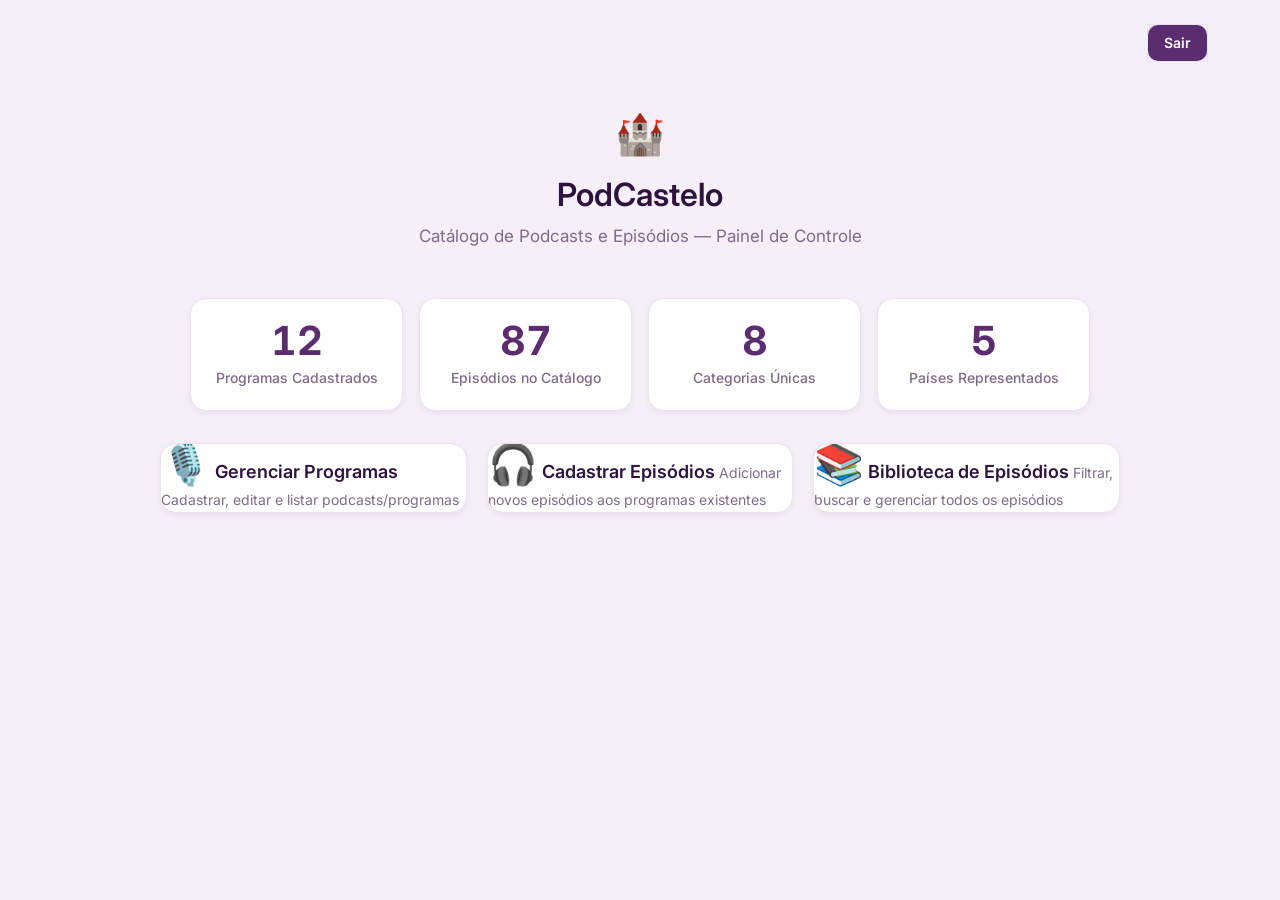
<file: catalogo-podcast/SPRINT 1/index.html>
<!DOCTYPE html>
<html lang="pt-BR">
<head>
    <meta charset="UTF-8">
    <meta name="viewport" content="width=device-width, initial-scale=1.0">
    <title>Painel — PodCastelo</title>
    <link rel="preconnect" href="https://fonts.googleapis.com">
    <link rel="preconnect" href="https://fonts.gstatic.com" crossorigin>
    <link href="https://fonts.googleapis.com/css2?family=Inter:wght@400;500;600;700&family=JetBrains+Mono:wght@400;500&display=swap" rel="stylesheet">
    <link rel="stylesheet" href="styles.css">
</head>
<body>
    <div class="container">
        <div class="topbar">
            <form action="#" method="post" class="logout-form inline-form">
                <button type="submit" class="btn-back">Sair</button>
            </form>
        </div>

        <header class="page-header">
            <span class="logo" aria-hidden="true">🏰</span>
            <h1>PodCastelo</h1>
            <p>Catálogo de Podcasts e Episódios — Painel de Controle</p>
        </header>

        <section class="stats-grid" aria-label="Estatísticas do catálogo">
            <article class="stat-card">
                <span class="stat-number">12</span>
                <span>Programas Cadastrados</span>
            </article>
            <article class="stat-card">
                <span class="stat-number">87</span>
                <span>Episódios no Catálogo</span>
            </article>
            <article class="stat-card">
                <span class="stat-number">8</span>
                <span>Categorias Únicas</span>
            </article>
            <article class="stat-card">
                <span class="stat-number">5</span>
                <span>Países Representados</span>
            </article>
        </section>

        <nav class="menu-grid" aria-label="Menu principal">
            <a href="cadastro_programa.html" class="menu-card">
                <span class="menu-card-icon" aria-hidden="true">🎙️</span>
                <span class="menu-card-title">Gerenciar Programas</span>
                <span class="menu-card-desc">Cadastrar, editar e listar podcasts/programas</span>
            </a>

            <a href="cadastro_episodio.html" class="menu-card">
                <span class="menu-card-icon" aria-hidden="true">🎧</span>
                <span class="menu-card-title">Cadastrar Episódios</span>
                <span class="menu-card-desc">Adicionar novos episódios aos programas existentes</span>
            </a>

            <a href="listagem_episodios.html" class="menu-card">
                <span class="menu-card-icon" aria-hidden="true">📚</span>
                <span class="menu-card-title">Biblioteca de Episódios</span>
                <span class="menu-card-desc">Filtrar, buscar e gerenciar todos os episódios</span>
            </a>
        </nav>
    </div>
</body>
</html>
</file>
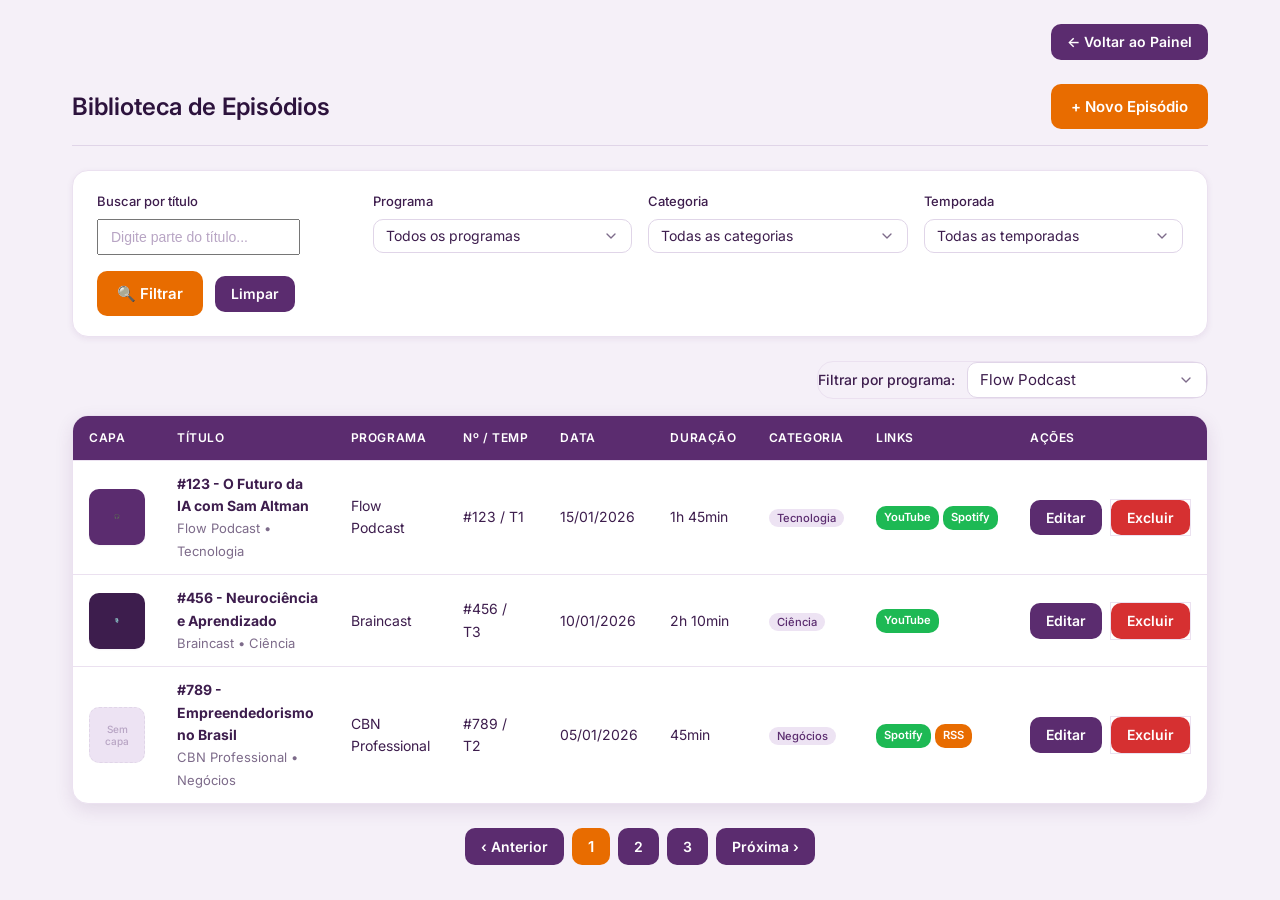
<file: catalogo-podcast/SPRINT 1/listagem_episodios.html>
<!DOCTYPE html>
<html lang="pt-BR">
<head>
    <meta charset="UTF-8">
    <meta name="viewport" content="width=device-width, initial-scale=1.0">
    <title>Biblioteca de Episódios — PodCastelo</title>
    <link rel="preconnect" href="https://fonts.googleapis.com">
    <link rel="preconnect" href="https://fonts.gstatic.com" crossorigin>
    <link href="https://fonts.googleapis.com/css2?family=Inter:wght@400;500;600;700&family=JetBrains+Mono:wght@400;500&display=swap" rel="stylesheet">
    <link rel="stylesheet" href="styles.css">
</head>
<body>
    <div class="container">
        <div class="topbar">
            <a href="index.html" class="btn-back">← Voltar ao Painel</a>
        </div>

        <header class="page-header-bar">
            <h2>Biblioteca de Episódios</h2>
            <div class="header-actions">
                <a href="cadastro_episodio.html" class="btn-primary">+ Novo Episódio</a>
            </div>
        </header>

        <!-- Filtros de busca -->
        <section class="filters" aria-label="Filtros de busca">
            <form class="filter-form" action="#" method="get">
                <div class="filter-group">
                    <div class="filter-item">
                        <label for="busca">Buscar por título</label>
                        <input type="search"
                               id="busca"
                               name="busca"
                               placeholder="Digite parte do título..."
                               value="">
                    </div>

                    <div class="filter-item">
                        <label for="programa_filtro">Programa</label>
                        <select id="programa_filtro" name="programa_id">
                            <option value="">Todos os programas</option>
                            <option value="1">Flow Podcast</option>
                            <option value="2">Nerdcast</option>
                            <option value="3">Braincast</option>
                            <option value="4">Mamilos</option>
                            <option value="5">CBN Professional</option>
                        </select>
                    </div>

                    <div class="filter-item">
                        <label for="categoria_filtro">Categoria</label>
                        <select id="categoria_filtro" name="categoria">
                            <option value="">Todas as categorias</option>
                            <option value="Tecnologia">Tecnologia</option>
                            <option value="Negócios">Negócios & Empreendedorismo</option>
                            <option value="Ciência">Ciência</option>
                            <option value="Educação">Educação</option>
                            <option value="Comédia">Comédia</option>
                            <option value="Entrevistas">Entrevistas</option>
                            <option value="História">História</option>
                            <option value="True Crime">True Crime</option>
                            <option value="Saúde">Saúde & Bem-estar</option>
                            <option value="Esportes">Esportes</option>
                            <option value="Cultura">Cultura Pop</option>
                            <option value="Outros">Outros</option>
                        </select>
                    </div>

                    <div class="filter-item">
                        <label for="temporada_filtro">Temporada</label>
                        <select id="temporada_filtro" name="temporada">
                            <option value="">Todas as temporadas</option>
                            <option value="1">Temporada 1</option>
                            <option value="2">Temporada 2</option>
                            <option value="3">Temporada 3</option>
                            <option value="4">Temporada 4</option>
                            <option value="5">Temporada 5</option>
                        </select>
                    </div>
                </div>

                <div class="filter-actions">
                    <button type="submit" class="btn-primary">🔍 Filtrar</button>
                    <a href="listagem_episodios.html" class="btn-back">Limpar</a>
                </div>
            </form>
        </section>

        <!-- Toolbar com filtro rápido por programa (para uso em páginas de programa) -->
        <div class="filter-toolbar">
            <form class="program-filter-form" action="#" method="get">
                <label for="programa_rapido">Filtrar por programa:</label>
                <select id="programa_rapido" name="programa_id" onchange="this.form.submit()">
                    <option value="">Todos os programas</option>
                    <option value="1" selected>Flow Podcast</option>
                    <option value="2">Nerdcast</option>
                    <option value="3">Braincast</option>
                    <option value="4">Mamilos</option>
                    <option value="5">CBN Professional</option>
                </select>
            </form>
        </div>

        <!-- Tabela de episódios -->
        <section class="table-container">
            <table>
                <thead>
                    <tr>
                        <th class="col-capa">Capa</th>
                        <th>Título</th>
                        <th>Programa</th>
                        <th>Nº / Temp</th>
                        <th>Data</th>
                        <th>Duração</th>
                        <th>Categoria</th>
                        <th class="col-external">Links</th>
                        <th class="col-acoes">Ações</th>
                    </tr>
                </thead>
                <tbody>
                    <tr>
                        <td class="col-capa">
                            <img src="data:image/svg+xml,%3Csvg xmlns='http://www.w3.org/2000/svg' viewBox='0 0 300 300'%3E%3Crect fill='%235b2c6f' width='300' height='300'/%3E%3Ctext x='50%25' y='50%25' dominant-baseline='middle' text-anchor='middle' fill='white' font-size='24'%3E🎧%3C/text%3E%3C/svg%3E" alt="Capa do episódio" class="table-thumbnail">
                        </td>
                        <td>
                            <strong>#123 - O Futuro da IA com Sam Altman</strong>
                            <br><small class="text-muted">Flow Podcast • Tecnologia</small>
                        </td>
                        <td>Flow Podcast</td>
                        <td>#123 / T1</td>
                        <td>15/01/2026</td>
                        <td>1h 45min</td>
                        <td><span style="background: var(--bg-alt); color: var(--primary); padding: 2px 8px; border-radius: var(--radius-full); font-size: 0.7rem; font-weight: 500;">Tecnologia</span></td>
                        <td class="col-external">
                            <a href="https://youtube.com" target="_blank" rel="noopener" class="btn-external" style="padding: 4px 8px; font-size: 0.7rem;">YouTube</a>
                            <a href="https://spotify.com" target="_blank" rel="noopener" class="btn-external" style="padding: 4px 8px; font-size: 0.7rem; background: #1db954;">Spotify</a>
                        </td>
                        <td class="col-acoes">
                            <div class="action-buttons">
                                <a href="cadastro_episodio.html?id=1" class="btn-edit">Editar</a>
                                <form action="#" method="post" class="inline-form" onsubmit="return confirm('Tem certeza que deseja excluir este episódio?')">
                                    <input type="hidden" name="id" value="1">
                                    <button type="submit" class="btn-delete">Excluir</button>
                                </form>
                            </div>
                        </td>
                    </tr>

                    <tr>
                        <td class="col-capa">
                            <img src="data:image/svg+xml,%3Csvg xmlns='http://www.w3.org/2000/svg' viewBox='0 0 300 300'%3E%3Crect fill='%233d1d4d' width='300' height='300'/%3E%3Ctext x='50%25' y='50%25' dominant-baseline='middle' text-anchor='middle' fill='white' font-size='24'%3E🎙️%3C/text%3E%3C/svg%3E" alt="Capa do episódio" class="table-thumbnail">
                        </td>
                        <td>
                            <strong>#456 - Neurociência e Aprendizado</strong>
                            <br><small class="text-muted">Braincast • Ciência</small>
                        </td>
                        <td>Braincast</td>
                        <td>#456 / T3</td>
                        <td>10/01/2026</td>
                        <td>2h 10min</td>
                        <td><span style="background: var(--bg-alt); color: var(--primary); padding: 2px 8px; border-radius: var(--radius-full); font-size: 0.7rem; font-weight: 500;">Ciência</span></td>
                        <td class="col-external">
                            <a href="https://youtube.com" target="_blank" rel="noopener" class="btn-external" style="padding: 4px 8px; font-size: 0.7rem;">YouTube</a>
                        </td>
                        <td class="col-acoes">
                            <div class="action-buttons">
                                <a href="cadastro_episodio.html?id=2" class="btn-edit">Editar</a>
                                <form action="#" method="post" class="inline-form" onsubmit="return confirm('Tem certeza que deseja excluir este episódio?')">
                                    <input type="hidden" name="id" value="2">
                                    <button type="submit" class="btn-delete">Excluir</button>
                                </form>
                            </div>
                        </td>
                    </tr>

                    <tr>
                        <td class="col-capa">
                            <div class="no-image">Sem<br>capa</div>
                        </td>
                        <td>
                            <strong>#789 - Empreendedorismo no Brasil</strong>
                            <br><small class="text-muted">CBN Professional • Negócios</small>
                        </td>
                        <td>CBN Professional</td>
                        <td>#789 / T2</td>
                        <td>05/01/2026</td>
                        <td>45min</td>
                        <td><span style="background: var(--bg-alt); color: var(--primary); padding: 2px 8px; border-radius: var(--radius-full); font-size: 0.7rem; font-weight: 500;">Negócios</span></td>
                        <td class="col-external">
                            <a href="https://spotify.com" target="_blank" rel="noopener" class="btn-external" style="padding: 4px 8px; font-size: 0.7rem; background: #1db954;">Spotify</a>
                            <a href="https://rss.com" target="_blank" rel="noopener" class="btn-external" style="padding: 4px 8px; font-size: 0.7rem; background: #e86c00;">RSS</a>
                        </td>
                        <td class="col-acoes">
                            <div class="action-buttons">
                                <a href="cadastro_episodio.html?id=3" class="btn-edit">Editar</a>
                                <form action="#" method="post" class="inline-form" onsubmit="return confirm('Tem certeza que deseja excluir este episódio?')">
                                    <input type="hidden" name="id" value="3">
                                    <button type="submit" class="btn-delete">Excluir</button>
                                </form>
                            </div>
                        </td>
                    </tr>
                </tbody>
            </table>
        </section>

        <!-- Paginação (estática na Fase 1) -->
        <nav aria-label="Paginação" style="display: flex; justify-content: center; gap: var(--space-2); margin-top: var(--space-6);">
            <a href="#" class="btn-back" style="padding: var(--space-2) var(--space-4);" aria-label="Página anterior">‹ Anterior</a>
            <a href="#" class="btn-primary" style="padding: var(--space-2) var(--space-4);" aria-current="page">1</a>
            <a href="#" class="btn-back" style="padding: var(--space-2) var(--space-4);">2</a>
            <a href="#" class="btn-back" style="padding: var(--space-2) var(--space-4);">3</a>
            <a href="#" class="btn-back" style="padding: var(--space-2) var(--space-4);" aria-label="Próxima página">Próxima ›</a>
        </nav>
    </div>
</body>
</html>
</file>
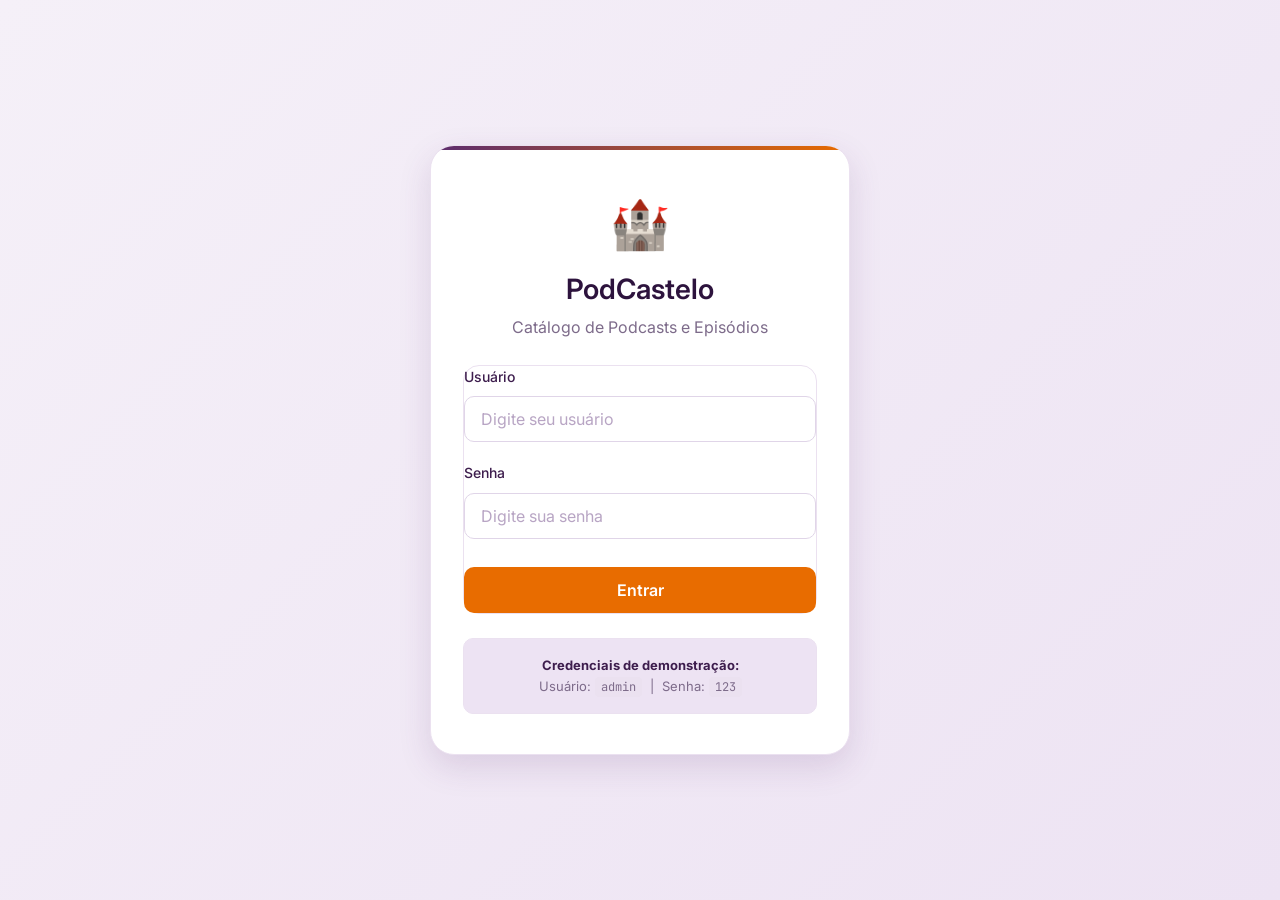
<file: catalogo-podcast/SPRINT 1/login.html>
<!DOCTYPE html>
<html lang="pt-BR">
<head>
    <meta charset="UTF-8">
    <meta name="viewport" content="width=device-width, initial-scale=1.0">
    <title>Login — PodCastelo</title>
    <link rel="preconnect" href="https://fonts.googleapis.com">
    <link rel="preconnect" href="https://fonts.gstatic.com" crossorigin>
    <link href="https://fonts.googleapis.com/css2?family=Inter:wght@400;500;600;700&family=JetBrains+Mono:wght@400;500&display=swap" rel="stylesheet">
    <link rel="stylesheet" href="styles.css">
</head>
<body>
    <main class="login-page">
        <div class="login-card">
            <div class="login-header">
                <span class="logo" aria-hidden="true">🏰</span>
                <h1>PodCastelo</h1>
                <p>Catálogo de Podcasts e Episódios</p>
            </div>

            <form action="#" method="post" novalidate>
                <div class="form-group">
                    <label for="usuario">Usuário</label>
                    <input type="text"
                           id="usuario"
                           name="usuario"
                           autocomplete="username"
                           placeholder="Digite seu usuário"
                           required>
                </div>

                <div class="form-group">
                    <label for="senha">Senha</label>
                    <input type="password"
                           id="senha"
                           name="senha"
                           autocomplete="current-password"
                           placeholder="Digite sua senha"
                           required>
                </div>

                <button type="submit" class="btn-primary">Entrar</button>
            </form>

            <div class="login-hint">
                <strong>Credenciais de demonstração:</strong><br>
                Usuário: <code>admin</code> &nbsp;|&nbsp; Senha: <code>123</code>
            </div>
        </div>
    </main>
</body>
</html>
</file>
<file: catalogo-podcast/SPRINT 1/styles.css>
/* =============================================
   PODCASTELO — Catálogo de Podcasts e Episódios
   Fase 1: Frontend Estático (HTML5 + CSS3)
   Design System: Variáveis, Reset, Componentes
============================================= */


/* -----------------------------------------------
   1. VARIÁVEIS CSS E RESET
----------------------------------------------- */
:root {
    /* Paleta PodCastelo — Roxo imperial + Laranja vibrante */
    --primary:         #5b2c6f;      /* Roxo profundo */
    --primary-dark:    #3d1d4d;
    --primary-light:   #7a4a9a;
    --accent:          #e86c00;      /* Laranja podcast */
    --accent-dark:     #cc5500;
    --accent-light:    #ff8c2e;
    --success:         #2d9f5e;
    --success-dark:    #1e7a42;
    --danger:          #d63031;
    --danger-dark:     #b71c1c;
    --warning:         #f9c74f;

    /* Neutros */
    --bg:              #f5f0f8;      /* Fundo levemente roxo */
    --bg-alt:          #ede3f3;
    --surface:         #ffffff;
    --surface-alt:     #faf8fc;
    --border:          #e0d5e8;
    --border-light:    #ebe1f0;
    --border-focus:    #e86c00;

    /* Texto */
    --text:            #3d1d4d;
    --text-strong:     #2d133d;
    --text-muted:      #7d6b8a;
    --text-light:      #b8a5c4;
    --text-on-primary: #ffffff;

    /* Sombras */
    --shadow-xs:  0 1px 2px rgba(91,44,111,.06);
    --shadow-sm:  0 2px 6px rgba(91,44,111,.08);
    --shadow-md:  0 6px 18px rgba(91,44,111,.12);
    --shadow-lg:  0 12px 32px rgba(91,44,111,.15);

    /* Raios */
    --radius-sm:  4px;
    --radius:     10px;
    --radius-lg:  16px;
    --radius-xl:  24px;
    --radius-full: 9999px;

    /* Tipografia */
    --font-sans: 'Inter', 'Segoe UI', system-ui, -apple-system, sans-serif;
    --font-mono: 'JetBrains Mono', 'Fira Code', 'Consolas', monospace;

    /* Espaçamento */
    --space-1: 0.25rem;
    --space-2: 0.5rem;
    --space-3: 0.75rem;
    --space-4: 1rem;
    --space-5: 1.25rem;
    --space-6: 1.5rem;
    --space-8: 2rem;
    --space-10: 2.5rem;
    --space-12: 3rem;

    /* Transições */
    --transition-fast: 120ms ease;
    --transition-base: 200ms ease;
    --transition-slow: 300ms ease;

    /* Z-index */
    --z-dropdown: 100;
    --z-modal:    200;
    --z-toast:    300;
}

*, *::before, *::after {
    margin: 0;
    padding: 0;
    box-sizing: border-box;
}

html {
    font-size: 16px;
    -webkit-font-smoothing: antialiased;
    -moz-osx-font-smoothing: grayscale;
}

body {
    font-family: var(--font-sans);
    background-color: var(--bg);
    color: var(--text);
    line-height: 1.6;
    min-height: 100vh;
}

/* Scrollbar personalizada */
::-webkit-scrollbar { width: 8px; height: 8px; }
::-webkit-scrollbar-track { background: transparent; }
::-webkit-scrollbar-thumb { background: var(--border); border-radius: var(--radius-full); }
::-webkit-scrollbar-thumb:hover { background: var(--text-muted); }


/* -----------------------------------------------
   2. TIPOGRAFIA BASE
----------------------------------------------- */
h1, h2, h3, h4 {
    font-weight: 600;
    line-height: 1.3;
    color: var(--text-strong);
}

h1 { font-size: 2rem; }
h2 { font-size: 1.5rem; }
h3 { font-size: 1.25rem; }
h4 { font-size: 1.125rem; }

a {
    color: var(--accent);
    text-decoration: none;
    transition: color var(--transition-fast);
}
a:hover { color: var(--accent-dark); }

code {
    font-family: var(--font-mono);
    font-size: 0.875em;
    background: var(--bg-alt);
    padding: 0.125rem 0.375rem;
    border-radius: var(--radius-sm);
}

small { font-size: 0.8125rem; }

.required { color: var(--danger); margin-left: 2px; }

::selection {
    background: var(--accent);
    color: var(--text-on-primary);
}


/* -----------------------------------------------
   3. LAYOUT BASE (CONTAINER)
----------------------------------------------- */
.container {
    max-width: 1200px;
    margin: 0 auto;
    padding: var(--space-6) var(--space-8);
}

@media (max-width: 768px) {
    .container { padding: var(--space-4) var(--space-4); }
}


/* -----------------------------------------------
   4. TOPO / BARRA DE AÇÕES
----------------------------------------------- */
.topbar {
    display: flex;
    justify-content: flex-end;
    margin-bottom: var(--space-6);
}

.logout-form,
.inline-form {
    display: inline-flex;
    align-items: center;
    margin: 0;
    padding: 0;
    background: transparent;
    box-shadow: none;
    border-radius: 0;
}

.logout-form .btn-back { border: 0; }

.page-header-bar {
    display: flex;
    align-items: center;
    justify-content: space-between;
    gap: var(--space-4);
    margin-bottom: var(--space-6);
    padding-bottom: var(--space-4);
    border-bottom: 1px solid var(--border);
    flex-wrap: wrap;
}

.page-header-bar h2 {
    margin: 0;
    font-size: 1.5rem;
    font-weight: 600;
    color: var(--text-strong);
}

.page-header-bar .header-actions {
    display: flex;
    gap: var(--space-3);
    flex-wrap: wrap;
    align-items: center;
}


/* -----------------------------------------------
   5. PÁGINA DE LOGIN
----------------------------------------------- */
.login-page {
    display: flex;
    justify-content: center;
    align-items: center;
    min-height: 100vh;
    background: linear-gradient(135deg, var(--bg) 0%, var(--bg-alt) 100%);
    padding: var(--space-4);
}

.login-card {
    background: var(--surface);
    padding: var(--space-10) var(--space-8);
    border-radius: var(--radius-xl);
    box-shadow: var(--shadow-lg);
    width: 100%;
    max-width: 420px;
    border: 1px solid var(--border-light);
    position: relative;
    overflow: hidden;
}

.login-card::before {
    content: '';
    position: absolute;
    top: 0;
    left: 0;
    right: 0;
    height: 4px;
    background: linear-gradient(90deg, var(--primary), var(--accent));
}

.login-card form {
    background: none;
    box-shadow: none;
    padding: 0;
    margin: 0;
}

.login-header {
    text-align: center;
    margin-bottom: var(--space-6);
}

.login-header .logo {
    font-size: 3rem;
    margin-bottom: var(--space-2);
    display: block;
}

.login-header h1 {
    font-size: 1.75rem;
    color: var(--text-strong);
    margin-bottom: var(--space-2);
}

.login-header p {
    color: var(--text-muted);
    font-size: 1rem;
}

.login-card .form-group { margin-bottom: var(--space-5); }

.login-card label {
    display: block;
    margin-bottom: var(--space-2);
    font-size: 0.875rem;
    font-weight: 500;
    color: var(--text);
}

.login-card input[type="text"],
.login-card input[type="password"] {
    width: 100%;
    padding: var(--space-3) var(--space-4);
    border: 1.5px solid var(--border);
    border-radius: var(--radius);
    font-size: 1rem;
    font-family: var(--font-sans);
    color: var(--text);
    background: var(--surface);
    transition: border-color var(--transition-fast), box-shadow var(--transition-fast);
}

.login-card input:focus {
    outline: none;
    border-color: var(--accent);
    box-shadow: 0 0 0 3px rgba(232, 108, 0, 0.15);
}

.login-card .btn-primary {
    width: 100%;
    margin-top: var(--space-2);
    padding: var(--space-3) var(--space-6);
    font-size: 1rem;
}

.login-hint {
    margin-top: var(--space-6);
    padding: var(--space-4);
    background: var(--bg-alt);
    border: 1px solid var(--border-light);
    border-radius: var(--radius);
    text-align: center;
    font-size: 0.8125rem;
    color: var(--text-muted);
}

.login-hint strong { color: var(--text); }
.login-hint code {
    background: var(--border-light);
    padding: 0.125rem 0.375rem;
    border-radius: var(--radius-sm);
    font-size: 0.75rem;
}


/* -----------------------------------------------
   6. MENU PRINCIPAL / DASHBOARD
----------------------------------------------- */
.page-header {
    text-align: center;
    margin-bottom: var(--space-8);
    padding: var(--space-4) 0;
}

.page-header .logo {
    font-size: 2.5rem;
    margin-bottom: var(--space-2);
    display: block;
}

.page-header h1 {
    font-size: 2rem;
    color: var(--text-strong);
    margin-bottom: var(--space-2);
}

.page-header p {
    color: var(--text-muted);
    font-size: 1.0625rem;
}

.stats-grid {
    display: grid;
    grid-template-columns: repeat(auto-fit, minmax(200px, 1fr));
    gap: var(--space-4);
    max-width: 900px;
    margin: 0 auto var(--space-8);
}

.stat-card {
    display: flex;
    flex-direction: column;
    align-items: center;
    gap: var(--space-1);
    padding: var(--space-5);
    background: var(--surface);
    border: 1px solid var(--border-light);
    border-radius: var(--radius-lg);
    box-shadow: var(--shadow-sm);
    transition: transform var(--transition-base), box-shadow var(--transition-base), border-color var(--transition-base);
}

.stat-card:hover {
    transform: translateY(-2px);
    box-shadow: var(--shadow-md);
    border-color: var(--border);
}

.stat-number {
    color: var(--primary);
    font-size: 2.5rem;
    font-weight: 700;
    line-height: 1.1;
    font-variant-numeric: tabular-nums;
}

.stat-card > span:last-child {
    color: var(--text-muted);
    font-size: 0.875rem;
    font-weight: 500;
}

.menu-grid {
    display: grid;
    grid-template-columns: repeat(auto-fit, minmax(280px, 1fr));
    gap: var(--space-5);
    max-width: 960px;
    margin: 0 auto;
}

.menu-card {
    background: var(--surface);
    border-radius: var(--radius-lg);
    box-shadow: var(--shadow-sm);
    border: 1px solid var(--border-light);
    transition: transform var(--transition-base), box-shadow var(--transition-base), border-color var(--transition-base);
    overflow: hidden;
}

.menu-card:hover {
    transform: translateY(-4px);
    box-shadow: var(--shadow-lg);
    border-color: var(--accent-light);
}

.menu-card a {
    display: block;
    padding: var(--space-6) var(--space-5);
    text-align: center;
    text-decoration: none;
    color: var(--text);
}

.menu-card-icon {
    font-size: 2.5rem;
    margin-bottom: var(--space-3);
    line-height: 1;
}

.menu-card-title {
    font-size: 1.125rem;
    font-weight: 600;
    color: var(--text-strong);
    margin-bottom: var(--space-1);
}

.menu-card-desc {
    font-size: 0.875rem;
    color: var(--text-muted);
    line-height: 1.5;
}


/* -----------------------------------------------
   7. FORMULÁRIOS
----------------------------------------------- */
form {
    background: var(--surface);
    padding: var(--space-6);
    border-radius: var(--radius-lg);
    box-shadow: var(--shadow-md);
    margin-bottom: var(--space-6);
    border: 1px solid var(--border-light);
}

.form-grid {
    display: grid;
    grid-template-columns: 1fr 1fr;
    gap: 0 var(--space-6);
}

.form-group {
    margin-bottom: var(--space-5);
}

.form-group.full {
    grid-column: 1 / -1;
}

label {
    display: block;
    margin-bottom: var(--space-2);
    font-size: 0.875rem;
    font-weight: 500;
    color: var(--text);
}

input[type="text"],
input[type="password"],
input[type="url"],
input[type="number"],
input[type="date"],
input[type="email"],
textarea,
select {
    width: 100%;
    padding: var(--space-3) var(--space-4);
    border: 1.5px solid var(--border);
    border-radius: var(--radius);
    font-size: 0.9375rem;
    font-family: var(--font-sans);
    color: var(--text);
    background: var(--surface);
    transition: border-color var(--transition-fast), box-shadow var(--transition-fast);
}

input::placeholder,
textarea::placeholder {
    color: var(--text-light);
}

input:focus,
textarea:focus,
select:focus {
    outline: none;
    border-color: var(--accent);
    box-shadow: 0 0 0 3px rgba(232, 108, 0, 0.15);
}

select {
    cursor: pointer;
    appearance: none;
    background-image: url("data:image/svg+xml,%3Csvg xmlns='http://www.w3.org/2000/svg' width='16' height='16' viewBox='0 0 24 24' fill='none' stroke='%237d6b8a' stroke-width='2' stroke-linecap='round' stroke-linejoin='round'%3E%3Cpolyline points='6 9 12 15 18 9'%3E%3C/polyline%3E%3C/svg%3E");
    background-repeat: no-repeat;
    background-position: right var(--space-3) center;
    padding-right: var(--space-10);
}

select:focus {
    background-image: url("data:image/svg+xml,%3Csvg xmlns='http://www.w3.org/2000/svg' width='16' height='16' viewBox='0 0 24 24' fill='none' stroke='%23e86c00' stroke-width='2' stroke-linecap='round' stroke-linejoin='round'%3E%3Cpolyline points='6 9 12 15 18 9'%3E%3C/polyline%3E%3C/svg%3E");
}

textarea {
    min-height: 140px;
    resize: vertical;
    line-height: 1.6;
}

input[type="file"] {
    width: 100%;
    padding: var(--space-3);
    border: 1.5px dashed var(--border);
    border-radius: var(--radius);
    font-size: 0.875rem;
    color: var(--text-muted);
    cursor: pointer;
    background: var(--surface-alt);
    transition: border-color var(--transition-fast), background-color var(--transition-fast);
}

input[type="file"]:hover {
    border-color: var(--accent);
    background: var(--surface);
}

input[type="file"]:focus {
    outline: none;
    border-color: var(--accent);
    box-shadow: 0 0 0 3px rgba(232, 108, 0, 0.15);
}

.form-group small {
    display: block;
    margin-top: var(--space-1);
    font-size: 0.75rem;
    color: var(--text-muted);
    line-height: 1.4;
}

.form-actions {
    display: flex;
    gap: var(--space-3);
    align-items: center;
    flex-wrap: wrap;
    margin-top: var(--space-2);
    grid-column: 1 / -1;
    padding-top: var(--space-4);
    border-top: 1px solid var(--border-light);
}

/* Imagem atual no formulário */
.current-image {
    display: flex;
    align-items: center;
    gap: var(--space-3);
    margin-top: var(--space-3);
    padding: var(--space-3);
    background: var(--bg-alt);
    border-radius: var(--radius);
    border: 1px solid var(--border-light);
}

.current-image img {
    width: 64px;
    height: 64px;
    object-fit: cover;
    border-radius: var(--radius);
    flex-shrink: 0;
    box-shadow: var(--shadow-xs);
}

.current-image small {
    margin: 0;
    color: var(--text-muted);
    font-size: 0.75rem;
}


/* -----------------------------------------------
   8. BOTÕES
----------------------------------------------- */
.btn-primary,
.btn-edit,
.btn-delete,
.btn-episodes,
.btn-back,
.btn-external {
    display: inline-flex;
    align-items: center;
    justify-content: center;
    gap: var(--space-2);
    padding: var(--space-2) var(--space-4);
    border: none;
    border-radius: var(--radius);
    font-size: 0.875rem;
    font-weight: 600;
    font-family: var(--font-sans);
    cursor: pointer;
    text-decoration: none;
    white-space: nowrap;
    transition: background-color var(--transition-fast), transform var(--transition-fast), box-shadow var(--transition-fast), opacity var(--transition-fast);
    line-height: 1.4;
}

.btn-primary {
    padding: var(--space-3) var(--space-5);
    font-size: 0.9375rem;
    background: var(--accent);
    color: var(--text-on-primary);
}
.btn-primary:hover { background: var(--accent-dark); transform: translateY(-1px); box-shadow: var(--shadow-sm); }
.btn-primary:active { transform: translateY(0); }

.btn-back {
    background: var(--primary);
    color: var(--text-on-primary);
}
.btn-back:hover { background: var(--primary-dark); }

.btn-edit { background: var(--primary); color: var(--text-on-primary); }
.btn-edit:hover { background: var(--primary-dark); }

.btn-delete { background: var(--danger); color: var(--text-on-primary); }
.btn-delete:hover { background: var(--danger-dark); }

.btn-episodes { background: var(--success); color: var(--text-on-primary); }
.btn-episodes:hover { background: var(--success-dark); }

.btn-external { background: #1db954; color: var(--text-on-primary); } /* Spotify green */
.btn-external:hover { background: #1ed760; }

.inline-form button:disabled,
.btn-delete:disabled {
    opacity: 0.45;
    cursor: not-allowed;
    transform: none;
    pointer-events: none;
}

@media (max-width: 600px) {
    .btn-primary,
    .btn-back,
    .btn-edit,
    .btn-delete,
    .btn-episodes,
    .btn-external {
        padding: var(--space-2) var(--space-3);
        font-size: 0.8125rem;
    }
    .form-actions { flex-direction: column; align-items: stretch; }
    .form-actions .btn-primary,
    .form-actions .btn-back { width: 100%; }
}


/* -----------------------------------------------
   9. MENSAGENS / FLASH
----------------------------------------------- */
.message {
    display: flex;
    align-items: center;
    gap: var(--space-3);
    padding: var(--space-3) var(--space-4);
    border-radius: var(--radius);
    margin-bottom: var(--space-5);
    font-size: 0.9375rem;
    font-weight: 500;
    border: 1px solid transparent;
    animation: slideIn 0.3s ease;
}

@keyframes slideIn {
    from { opacity: 0; transform: translateY(-8px); }
    to { opacity: 1; transform: translateY(0); }
}

.message.success {
    background: #e8f8f0;
    color: #155724;
    border-color: #b8e5d0;
}

.message.error {
    background: #fdf0f0;
    color: #721c24;
    border-color: #f5c6cb;
}

.message.warning {
    background: #fef9e7;
    color: #7b5b00;
    border-color: #f5e0a1;
}

.message.info {
    background: #ebf5fb;
    color: #1c4d7a;
    border-color: #aed6f1;
}


/* -----------------------------------------------
   10. TABELAS
----------------------------------------------- */
.table-container {
    background: var(--surface);
    border-radius: var(--radius-lg);
    box-shadow: var(--shadow-md);
    overflow: hidden;
    margin-bottom: var(--space-6);
    border: 1px solid var(--border-light);
}

table {
    width: 100%;
    border-collapse: collapse;
    font-size: 0.875rem;
}

th, td {
    padding: var(--space-3) var(--space-4);
    text-align: left;
    vertical-align: middle;
    border-bottom: 1px solid var(--border-light);
}

th {
    background: var(--primary);
    color: var(--text-on-primary);
    font-size: 0.75rem;
    font-weight: 600;
    letter-spacing: 0.05em;
    text-transform: uppercase;
    white-space: nowrap;
    padding: var(--space-3) var(--space-4);
}

tbody tr { transition: background-color var(--transition-fast); }
tbody tr:hover { background: var(--surface-alt); }
tbody tr:last-child td { border-bottom: none; }

.col-capa    { width: 80px;  white-space: nowrap; }
.col-external { width: 110px; white-space: nowrap; }
.col-acoes   { width: 160px; white-space: nowrap; }

.action-buttons {
    display: flex;
    gap: var(--space-2);
    align-items: center;
    flex-wrap: nowrap;
}

.table-thumbnail {
    width: 56px;
    height: 56px;
    object-fit: cover;
    border-radius: var(--radius);
    display: block;
    box-shadow: var(--shadow-xs);
}

.no-image {
    width: 56px;
    height: 56px;
    background: var(--bg-alt);
    border: 1.5px dashed var(--border);
    border-radius: var(--radius);
    display: flex;
    align-items: center;
    justify-content: center;
    font-size: 0.625rem;
    color: var(--text-light);
    text-align: center;
    line-height: 1.2;
    font-weight: 500;
}

td.empty-cell {
    text-align: center;
    color: var(--text-muted);
    padding: var(--space-8) var(--space-4);
    font-size: 0.9375rem;
}

@media (max-width: 768px) {
    .table-container { overflow-x: auto; }
    table { min-width: 640px; }
    th, td { padding: var(--space-2) var(--space-3); font-size: 0.8125rem; }
    .table-thumbnail,
    .no-image { width: 48px; height: 48px; }
    .col-capa { width: 60px; }
    .action-buttons { flex-wrap: wrap; gap: var(--space-1); }
    .btn-edit, .btn-delete, .btn-episodes, .btn-external {
        padding: var(--space-1) var(--space-2);
        font-size: 0.75rem;
    }
}


/* -----------------------------------------------
   11. FILTROS (BIBLIOTECA DE EPISÓDIOS)
----------------------------------------------- */
.filters {
    background: var(--surface);
    padding: var(--space-5) var(--space-6);
    border-radius: var(--radius-lg);
    box-shadow: var(--shadow-sm);
    margin-bottom: var(--space-6);
    border: 1px solid var(--border-light);
}

.filters .filter-form {
    margin: 0;
    padding: 0;
    background: transparent;
    box-shadow: none;
    border: none;
}

.filter-group {
    display: flex;
    gap: var(--space-4);
    flex-wrap: wrap;
    margin-bottom: var(--space-4);
}

.filter-item {
    flex: 1;
    min-width: 180px;
}

.filter-item label {
    font-size: 0.8125rem;
    font-weight: 500;
}

.filter-item input,
.filter-item select {
    padding: var(--space-2) var(--space-3);
    font-size: 0.875rem;
}

.filter-actions {
    display: flex;
    gap: var(--space-3);
    align-items: center;
    flex-wrap: wrap;
}

.filter-toolbar {
    display: flex;
    justify-content: flex-end;
    margin: var(--space-4) 0 var(--space-4);
}

.program-filter-form {
    display: flex;
    align-items: center;
    gap: var(--space-3);
    margin: 0;
    padding: 0;
    background: transparent;
    box-shadow: none;
}

.program-filter-form label {
    margin: 0;
    white-space: nowrap;
    font-size: 0.875rem;
    font-weight: 500;
}

.program-filter-form select {
    min-width: 240px;
    padding: var(--space-2) var(--space-3);
}

@media (max-width: 600px) {
    .program-filter-form {
        width: 100%;
        align-items: stretch;
        flex-direction: column;
    }
    .program-filter-form select {
        width: 100%;
        min-width: 0;
    }
    .filter-group { flex-direction: column; gap: var(--space-3); }
    .filter-item { min-width: 100%; }
    .stats-grid { grid-template-columns: 1fr 1fr; }
}


/* -----------------------------------------------
   12. ESTADOS VAZIOS / PLACEHOLDERS
----------------------------------------------- */
.empty-state {
    text-align: center;
    padding: var(--space-12) var(--space-6);
    color: var(--text-muted);
}

.empty-state-icon {
    font-size: 3.5rem;
    margin-bottom: var(--space-4);
    opacity: 0.5;
}

.empty-state-title {
    font-size: 1.125rem;
    font-weight: 600;
    color: var(--text);
    margin-bottom: var(--space-2);
}

.empty-state-text {
    font-size: 0.9375rem;
    max-width: 320px;
    margin: 0 auto var(--space-5);
    line-height: 1.6;
}


/* -----------------------------------------------
   13. UTILITÁRIOS
----------------------------------------------- */
.text-center { text-align: center; }
.text-muted  { color: var(--text-muted); }
.text-sm     { font-size: 0.8125rem; }
.text-xs     { font-size: 0.75rem; }

.fw-500 { font-weight: 500; }
.fw-600 { font-weight: 600; }
.fw-700 { font-weight: 700; }

.d-flex { display: flex; }
.flex-1 { flex: 1; }
.gap-2 { gap: var(--space-2); }
.gap-3 { gap: var(--space-3); }
.gap-4 { gap: var(--space-4); }

.mt-1 { margin-top: var(--space-1); }
.mt-2 { margin-top: var(--space-2); }
.mt-3 { margin-top: var(--space-3); }
.mt-4 { margin-top: var(--space-4); }
.mb-1 { margin-bottom: var(--space-1); }
.mb-2 { margin-bottom: var(--space-2); }
.mb-3 { margin-bottom: var(--space-3); }
.mb-4 { margin-bottom: var(--space-4); }

.visually-hidden {
    position: absolute;
    width: 1px;
    height: 1px;
    padding: 0;
    margin: -1px;
    overflow: hidden;
    clip: rect(0, 0, 0, 0);
    white-space: nowrap;
    border: 0;
}


/* -----------------------------------------------
   14. RESPONSIVIDADE GLOBAL
----------------------------------------------- */
@media (max-width: 768px) {
    .container { padding: var(--space-4); }
    h2 { font-size: 1.25rem; }
    h3 { font-size: 1.125rem; }
    form { padding: var(--space-4); }
    .form-grid { grid-template-columns: 1fr; }
    .page-header-bar { flex-direction: column; align-items: flex-start; }
    .page-header-bar .header-actions { width: 100%; justify-content: flex-start; }
    .menu-grid { grid-template-columns: 1fr; }
    .stats-grid { grid-template-columns: 1fr 1fr; }
    .topbar { justify-content: center; }
}

@media (max-width: 480px) {
    .stats-grid { grid-template-columns: 1fr; }
    .login-card { padding: var(--space-6) var(--space-4); }
}
</file>
